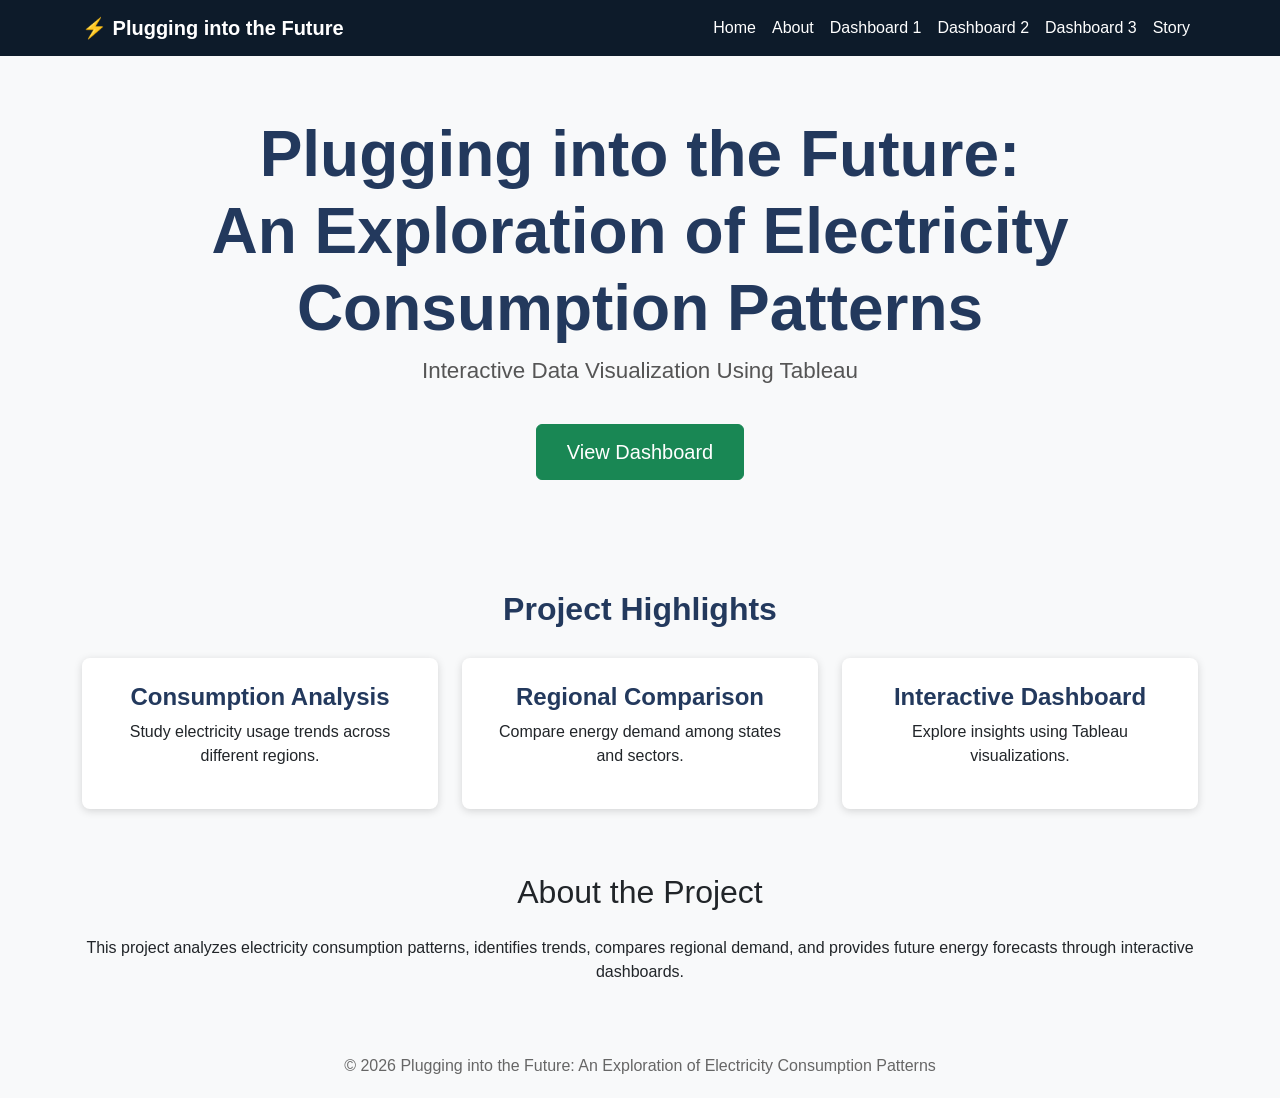
<file: templates/index.html>
<!DOCTYPE html>
<html lang="en">
<head>
<meta charset="UTF-8">
<meta name="viewport" content="width=device-width, initial-scale=1.0">
<title>Plugging into the Future</title>

<link href="https://cdn.jsdelivr.net/npm/bootstrap@5.3.3/dist/css/bootstrap.min.css" rel="stylesheet">

<style>

body{
    font-family: Arial, sans-serif;
    background:#f8f9fa;
}

/* Navbar */
.navbar{
    background:#0d1b2a;
}

.navbar-brand{
    color:white !important;
    font-weight:bold;
}

.nav-link{
    color:white !important;
}

.nav-link:hover{
    color:#ffc107 !important;
}

/* Hero */
.hero{
    text-align:center;
    padding:60px 20px;
}

.hero h1{
    font-size:4rem;
    font-weight:700;
    color:#23395d;
}

.hero p{
    font-size:1.4rem;
    color:#555;
}

.dashboard-btn{
    margin-top:20px;
    padding:12px 30px;
    font-size:20px;
}

/* Highlights */
.section-title{
    text-align:center;
    margin-top:50px;
    margin-bottom:30px;
    color:#23395d;
    font-weight:bold;
}

.highlight-card{
    background:white;
    border-radius:8px;
    box-shadow:0 2px 8px rgba(0,0,0,0.15);
    padding:25px;
    text-align:center;
    transition:0.3s;
}

.highlight-card:hover{
    transform:translateY(-5px);
}

.highlight-card h4{
    color:#23395d;
    font-weight:bold;
}

footer{
    margin-top:50px;
    padding:20px;
    text-align:center;
    color:#666;
}

</style>
</head>

<body>

<!-- Navbar -->
<nav class="navbar navbar-expand-lg navbar-dark">
<div class="container">

<a class="navbar-brand" href="#">
⚡ Plugging into the Future
</a>

<button class="navbar-toggler"
        type="button"
        data-bs-toggle="collapse"
        data-bs-target="#navMenu">
<span class="navbar-toggler-icon"></span>
</button>

<div class="collapse navbar-collapse" id="navMenu">

<ul class="navbar-nav ms-auto">

<li class="nav-item">
<a class="nav-link" href="">Home</a>
</li>

<li class="nav-item">
<a class="nav-link" href="/about">About</a>
</li>

<li class="nav-item">
<a class="nav-link" href="/dashboard01">Dashboard 1</a>
</li>

<li class="nav-item">
<a class="nav-link" href="/dashboard02">Dashboard 2</a>
</li>

<li class="nav-item">
<a class="nav-link" href="/dashboard03">Dashboard 3</a>
</li>

<li class="nav-item">
<a class="nav-link" href="/story">Story</a>
</li>

</ul>

</div>

</div>
</nav>

<!-- Hero Section -->
<section class="hero">

<div class="container">

<h1>
Plugging into the Future:<br>
An Exploration of Electricity Consumption Patterns
</h1>

<p>
Interactive Data Visualization Using Tableau
</p>

<a href="/dashboard01"
   class="btn btn-success dashboard-btn">
View Dashboard
</a>

</div>

</section>

<!-- Highlights -->
<div class="container">

<h2 class="section-title">
Project Highlights
</h2>

<div class="row">

<div class="col-md-4 mb-3">
<div class="highlight-card">
<h4>Consumption Analysis</h4>
<p>
Study electricity usage trends across different regions.
</p>
</div>
</div>

<div class="col-md-4 mb-3">
<div class="highlight-card">
<h4>Regional Comparison</h4>
<p>
Compare energy demand among states and sectors.
</p>
</div>
</div>

<div class="col-md-4 mb-3">
<div class="highlight-card">
<h4>Interactive Dashboard</h4>
<p>
Explore insights using Tableau visualizations.
</p>
</div>
</div>

</div>

</div>

<!-- About -->
<section id="about" class="container mt-5">

<h2 class="text-center mb-4">
About the Project
</h2>

<p class="text-center">
This project analyzes electricity consumption patterns,
identifies trends, compares regional demand, and provides
future energy forecasts through interactive dashboards.
</p>

</section>

<footer>
© 2026 Plugging into the Future: An Exploration of Electricity Consumption Patterns
</footer>

<script src="https://cdn.jsdelivr.net/npm/bootstrap@5.3.3/dist/js/bootstrap.bundle.min.js"></script>

</body>
</html>
</file>
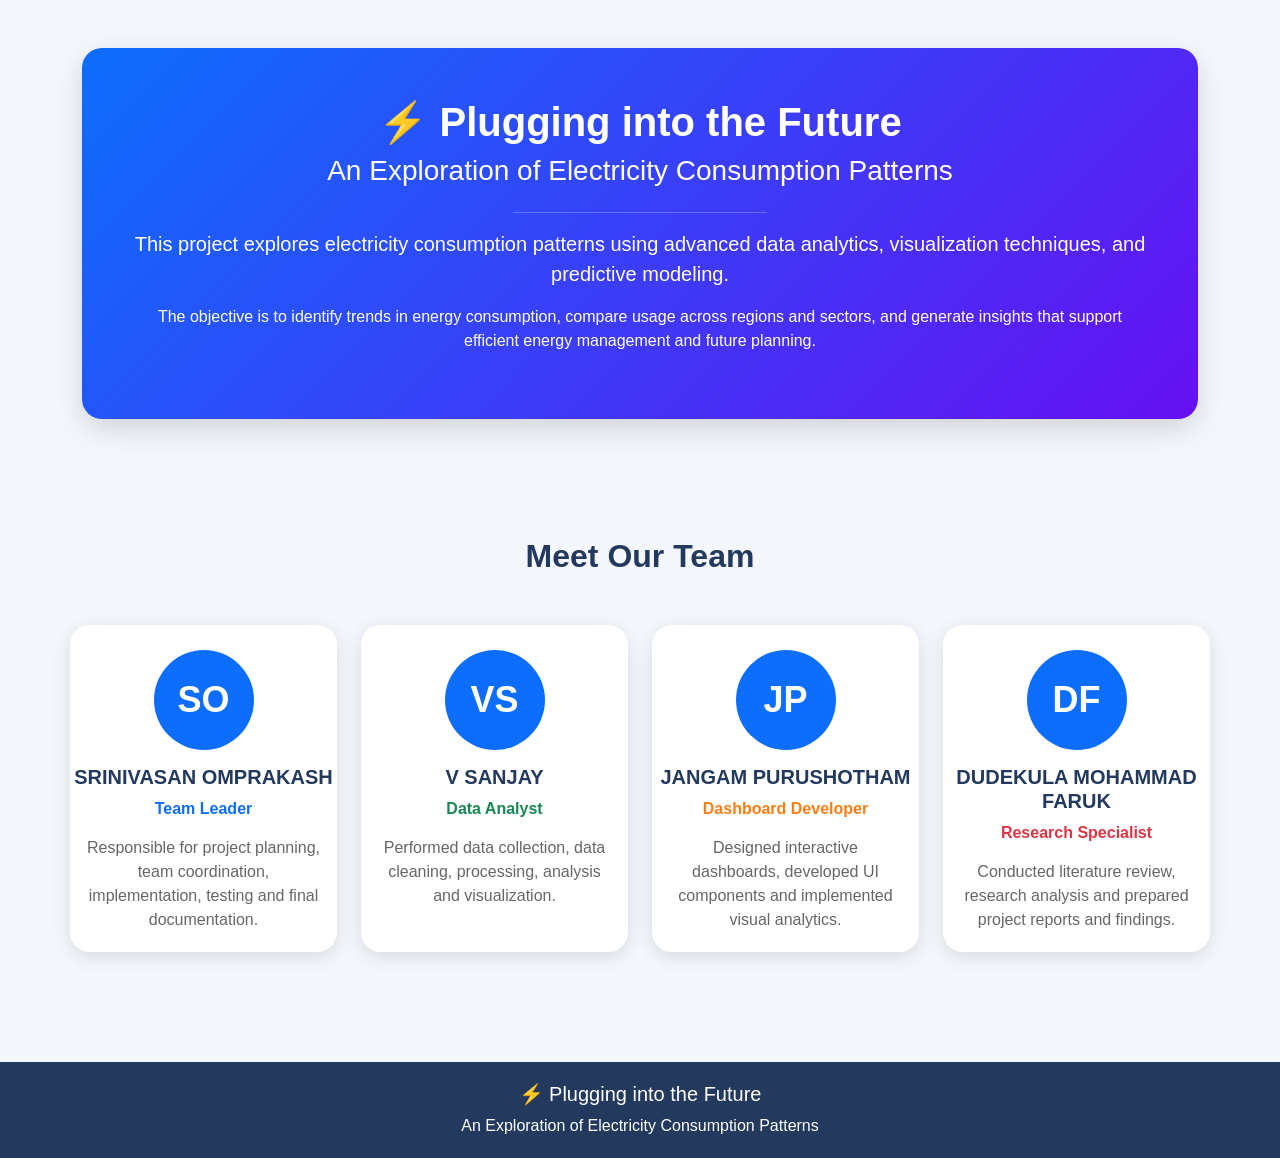
<file: templates/about.html>
<!DOCTYPE html>
<html lang="en">
<head>
<meta charset="UTF-8">
<meta name="viewport" content="width=device-width, initial-scale=1.0">

<title>About Project</title>

<link href="https://cdn.jsdelivr.net/npm/bootstrap@5.3.3/dist/css/bootstrap.min.css" rel="stylesheet">

<style>

body{
    background:#f4f7fc;
    font-family:'Segoe UI',sans-serif;
}

/* Project Overview */
.overview-box{
    background:linear-gradient(135deg,#0d6efd,#6610f2);
    color:white;
    border-radius:20px;
    padding:50px;
    box-shadow:0 10px 30px rgba(0,0,0,0.15);
}

/* Team Section */
.team-section{
    padding:70px 0;
}

.team-title{
    text-align:center;
    font-weight:bold;
    color:#23395d;
    margin-bottom:50px;
}

.team-card{
    background:white;
    border:none;
    border-radius:20px;
    overflow:hidden;
    box-shadow:0 5px 20px rgba(0,0,0,0.12);
    transition:all 0.3s ease;
    text-align:center;
    height:100%;
}

.team-card:hover{
    transform:translateY(-10px);
    box-shadow:0 12px 25px rgba(0,0,0,0.18);
}

.profile-circle{
    width:100px;
    height:100px;
    background:#0d6efd;
    color:white;
    border-radius:50%;
    display:flex;
    align-items:center;
    justify-content:center;
    font-size:36px;
    font-weight:bold;
    margin:25px auto 15px;
}

.team-card h5{
    font-weight:bold;
    color:#23395d;
}

.role{
    font-weight:bold;
    margin-bottom:15px;
}

.leader{
    color:#0d6efd;
}

.analyst{
    color:#198754;
}

.developer{
    color:#fd7e14;
}

.researcher{
    color:#dc3545;
}

.card-text{
    color:#666;
    padding:0 15px 20px;
}

/* Footer */
.footer{
    background:#23395d;
    color:white;
    text-align:center;
    padding:20px;
    margin-top:40px;
}

</style>

</head>

<body>

<!-- Project Overview -->
<section class="container py-5">

<div class="overview-box text-center">

<h1 class="fw-bold">
⚡ Plugging into the Future
</h1>

<h3 class="mb-4">
An Exploration of Electricity Consumption Patterns
</h3>

<hr class="w-25 mx-auto">

<p class="lead">
This project explores electricity consumption patterns using
advanced data analytics, visualization techniques, and
predictive modeling.
</p>

<p>
The objective is to identify trends in energy consumption,
compare usage across regions and sectors, and generate
insights that support efficient energy management and
future planning.
</p>

</div>

</section>

<!-- Team Section -->
<section class="container team-section">

<h2 class="team-title">
Meet Our Team
</h2>

<div class="row g-4">

<!-- Team Member 1 -->
<div class="col-lg-3 col-md-6">
<div class="team-card">

<div class="profile-circle">
SO
</div>

<div class="card-body">

<h5>SRINIVASAN OMPRAKASH</h5>

<p class="role leader">
Team Leader
</p>

<p class="card-text">
Responsible for project planning,
team coordination, implementation,
testing and final documentation.
</p>

</div>
</div>
</div>

<!-- Team Member 2 -->
<div class="col-lg-3 col-md-6">
<div class="team-card">

<div class="profile-circle">
VS
</div>

<div class="card-body">

<h5>V SANJAY</h5>

<p class="role analyst">
Data Analyst
</p>

<p class="card-text">
Performed data collection,
data cleaning, processing,
analysis and visualization.
</p>

</div>
</div>
</div>

<!-- Team Member 3 -->
<div class="col-lg-3 col-md-6">
<div class="team-card">

<div class="profile-circle">
JP
</div>

<div class="card-body">

<h5>JANGAM PURUSHOTHAM</h5>

<p class="role developer">
Dashboard Developer
</p>

<p class="card-text">
Designed interactive dashboards,
developed UI components and
implemented visual analytics.
</p>

</div>
</div>
</div>

<!-- Team Member 4 -->
<div class="col-lg-3 col-md-6">
<div class="team-card">

<div class="profile-circle">
DF
</div>

<div class="card-body">

<h5>DUDEKULA MOHAMMAD FARUK</h5>

<p class="role researcher">
Research Specialist
</p>

<p class="card-text">
Conducted literature review,
research analysis and prepared
project reports and findings.
</p>

</div>
</div>
</div>

</div>

</section>

<!-- Footer -->
<div class="footer">
<h5>⚡ Plugging into the Future</h5>
<p class="mb-0">
An Exploration of Electricity Consumption Patterns
</p>
</div>

</body>
</html>
</file>
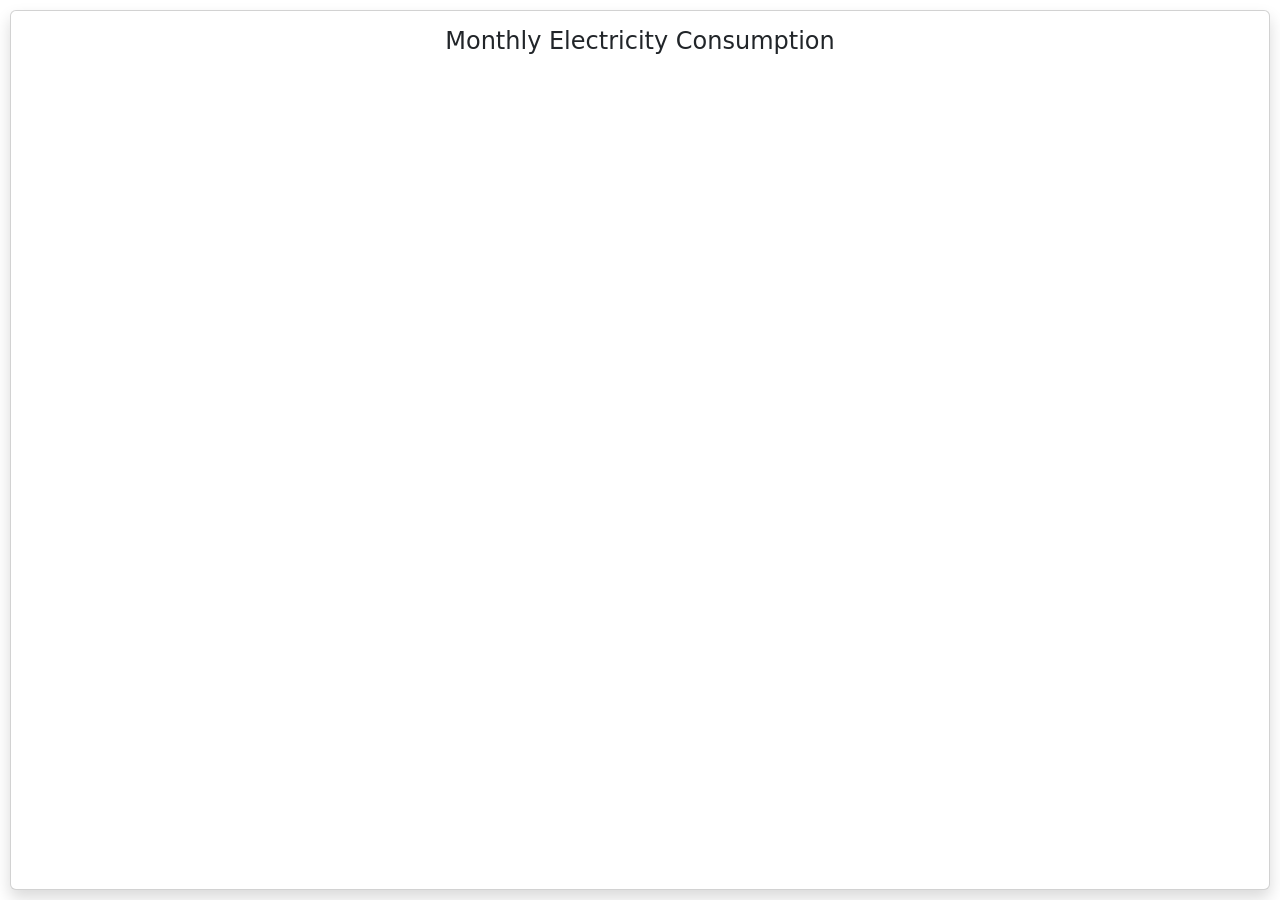
<file: templates/dashboard01.html>
<!DOCTYPE html>
<html lang="en">
<head>
<meta charset="UTF-8">
<meta name="viewport" content="width=device-width, initial-scale=1.0">
<title>Dashboard 01</title>

<link href="https://cdn.jsdelivr.net/npm/bootstrap@5.3.3/dist/css/bootstrap.min.css" rel="stylesheet">

<style>
html, body {
    height: 100%;
    margin: 0;
    overflow: hidden; /* Prevent page scrolling */
}

.container-fluid {
    height: 100vh;
    padding: 10px;
}

.card {
    height: calc(100vh - 20px);
}

.card-body {
    height: 100%;
    display: flex;
    flex-direction: column;
}

.tableauPlaceholder {
    flex: 1;
    width: 100%;
}
</style>
</head>

<body>

<div class="container-fluid">

    <div class="card shadow h-100">
        <div class="card-body">

            <h4 class="text-center mb-3">
                Monthly Electricity Consumption
            </h4>

            <div class="tableauPlaceholder"
                 id="viz1781513166776"
                 style="position:relative;">

                <noscript>
                    <a href="#">
                        <img alt="Dashboard"
                             src="https://public.tableau.com/static/images/8F/8FXG62QGR/1_rss.png"
                             style="border:none;width:100%;">
                    </a>
                </noscript>

                <object class="tableauViz" style="display:none;">
                    <param name="host_url" value="https%3A%2F%2Fpublic.tableau.com%2F"/>
                    <param name="embed_code_version" value="3"/>
                    <param name="path" value="shared/8FXG62QGR"/>
                    <param name="toolbar" value="yes"/>
                    <param name="static_image"
                           value="https://public.tableau.com/static/images/8F/8FXG62QGR/1.png"/>
                    <param name="animate_transition" value="yes"/>
                    <param name="display_static_image" value="yes"/>
                    <param name="display_spinner" value="yes"/>
                    <param name="display_overlay" value="yes"/>
                    <param name="display_count" value="yes"/>
                    <param name="language" value="en-US"/>
                    <param name="filter" value="publish=yes"/>
                </object>

            </div>

        </div>
    </div>

</div>

<script>
var divElement = document.getElementById('viz1781513166776');
var vizElement = divElement.getElementsByTagName('object')[0];

vizElement.style.width = '100%';
vizElement.style.height = '100%';

var scriptElement = document.createElement('script');
scriptElement.src = 'https://public.tableau.com/javascripts/api/viz_v1.js';
vizElement.parentNode.insertBefore(scriptElement, vizElement);
</script>

</body>
</html>
</file>
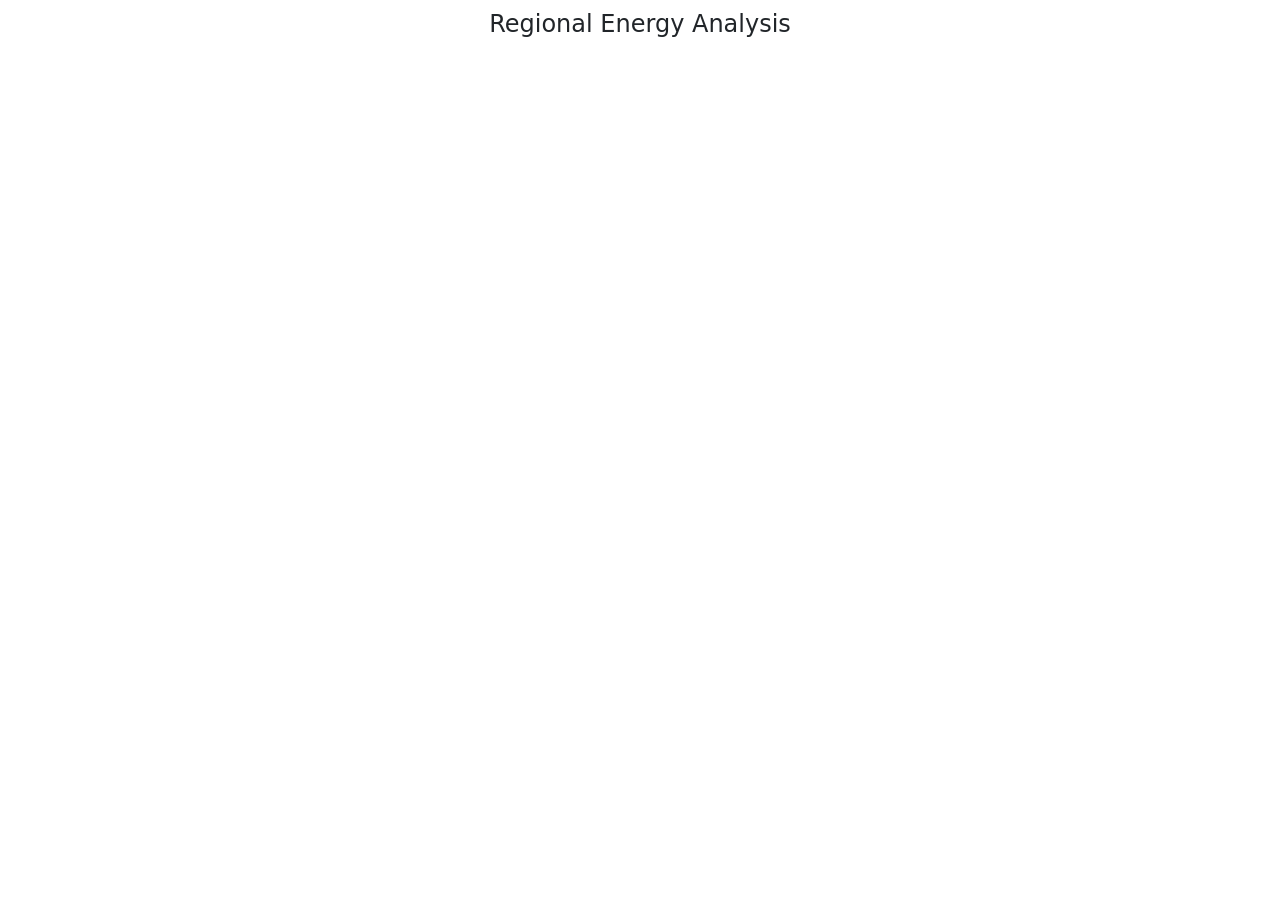
<file: templates/dashboard02.html>
<!DOCTYPE html>
<html lang="en">
<head>
<meta charset="UTF-8">
<meta name="viewport" content="width=device-width, initial-scale=1.0">
<title>Dashboard 02</title>

<link href="https://cdn.jsdelivr.net/npm/bootstrap@5.3.3/dist/css/bootstrap.min.css" rel="stylesheet">

<style>
*{
    margin:0;
    padding:0;
    box-sizing:border-box;
}

html,
body{
    width:100%;
    height:100%;
    overflow:hidden;
}

.container-fluid{
    width:100vw;
    height:100vh;
    padding:0;
    margin:0;
}

.card{
    width:100%;
    height:100%;
    border:none;
    border-radius:0;
}

.card-body{
    height:100%;
    display:flex;
    flex-direction:column;
    padding:10px;
    overflow:hidden;
}

.dashboard-title{
    text-align:center;
    margin-bottom:10px;
    flex-shrink:0;
}

.tableauPlaceholder{
    flex:1;
    width:100%;
    overflow:hidden;
    position:relative;
}
</style>
</head>

<body>

<div class="container-fluid">

    <div class="card shadow">

        <div class="card-body">

            <h4 class="dashboard-title">
                Regional Energy Analysis
            </h4>

            <div class="tableauPlaceholder"
                 id="viz1781513341115">

                <noscript>
                    <a href="#">
                        <img alt="Dashboard 2"
                             src="https://public.tableau.com/static/images/R4/R4NS6ZMPM/1_rss.png"
                             style="border:none;width:100%;">
                    </a>
                </noscript>

                <object class="tableauViz" style="display:none;">

                    <param name="host_url"
                           value="https%3A%2F%2Fpublic.tableau.com%2F" />

                    <param name="embed_code_version"
                           value="3" />

                    <param name="path"
                           value="shared/R4NS6ZMPM" />

                    <param name="toolbar"
                           value="yes" />

                    <param name="static_image"
                           value="https://public.tableau.com/static/images/R4/R4NS6ZMPM/1.png" />

                    <param name="animate_transition"
                           value="yes" />

                    <param name="display_static_image"
                           value="yes" />

                    <param name="display_spinner"
                           value="yes" />

                    <param name="display_overlay"
                           value="yes" />

                    <param name="display_count"
                           value="yes" />

                    <param name="language"
                           value="en-US" />

                    <param name="filter"
                           value="publish=yes" />

                </object>

            </div>

        </div>

    </div>

</div>

<script type="text/javascript">

var divElement = document.getElementById('viz1781513341115');
var vizElement = divElement.getElementsByTagName('object')[0];

vizElement.style.width = '100%';
vizElement.style.height = '100%';

var scriptElement = document.createElement('script');
scriptElement.src = 'https://public.tableau.com/javascripts/api/viz_v1.js';

vizElement.parentNode.insertBefore(
    scriptElement,
    vizElement
);

</script>

</body>
</html>
</file>
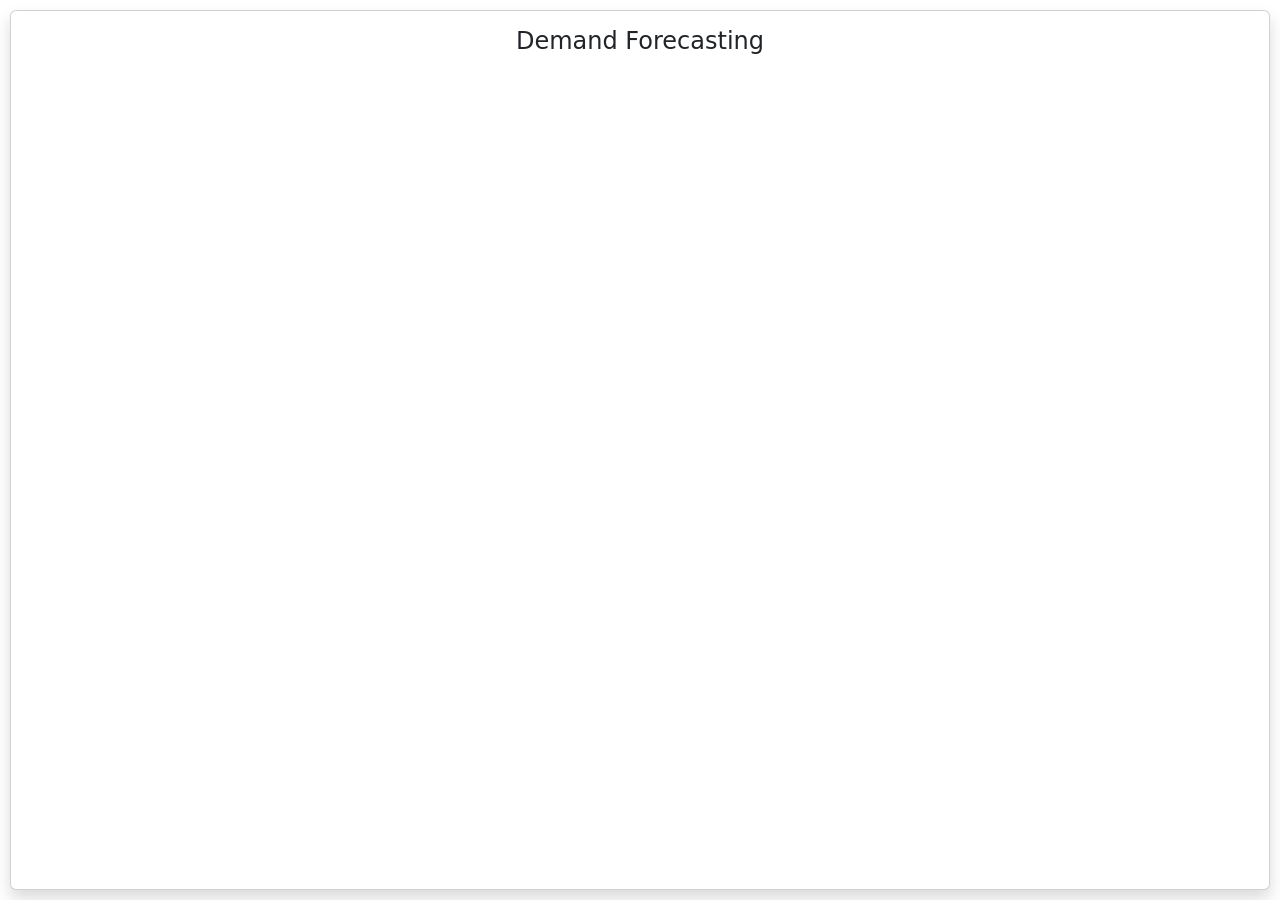
<file: templates/dashboard03.html>
<!DOCTYPE html>
<html lang="en">
<head>
<meta charset="UTF-8">
<meta name="viewport" content="width=device-width, initial-scale=1.0">
<title>Dashboard 03</title>

<link href="https://cdn.jsdelivr.net/npm/bootstrap@5.3.3/dist/css/bootstrap.min.css" rel="stylesheet">

<style>
html, body {
    height: 100%;
    margin: 0;
    overflow: hidden;
}

.container-fluid {
    height: 100vh;
    padding: 10px;
}

.card {
    height: calc(100vh - 20px);
}

.card-body {
    height: 100%;
    display: flex;
    flex-direction: column;
}

.tableauPlaceholder {
    flex: 1;
    width: 100%;
}
</style>
</head>

<body>

<div class="container-fluid">

    <div class="card shadow h-100">
        <div class="card-body">

            <h4 class="text-center mb-3">
                Demand Forecasting
            </h4>

            <div class="tableauPlaceholder"
                 id="viz1781513469591"
                 style="position:relative;">

                <noscript>
                    <a href="#">
                        <img alt="Dashboard 03"
                             src="https://public.tableau.com/static/images/Pl/PluggingintotheFutureAnExplorationofElectricityConsumptionPatternsDashboard-3/PluggingintotheFutureAnExplorationofElectricityConsumptionPatterns-Dashboard3/1_rss.png"
                             style="border:none;width:100%;">
                    </a>
                </noscript>

                <object class="tableauViz" style="display:none;">

                    <param name="host_url"
                           value="https%3A%2F%2Fpublic.tableau.com%2F" />

                    <param name="embed_code_version"
                           value="3" />

                    <param name="site_root"
                           value="" />

                    <param name="name"
                           value="PluggingintotheFutureAnExplorationofElectricityConsumptionPatternsDashboard-3/PluggingintotheFutureAnExplorationofElectricityConsumptionPatterns-Dashboard3" />

                    <param name="tabs"
                           value="no" />

                    <param name="toolbar"
                           value="yes" />

                    <param name="static_image"
                           value="https://public.tableau.com/static/images/Pl/PluggingintotheFutureAnExplorationofElectricityConsumptionPatternsDashboard-3/PluggingintotheFutureAnExplorationofElectricityConsumptionPatterns-Dashboard3/1.png" />

                    <param name="animate_transition"
                           value="yes" />

                    <param name="display_static_image"
                           value="yes" />

                    <param name="display_spinner"
                           value="yes" />

                    <param name="display_overlay"
                           value="yes" />

                    <param name="display_count"
                           value="yes" />

                    <param name="language"
                           value="en-US" />

                    <param name="filter"
                           value="publish=yes" />

                </object>

            </div>

        </div>
    </div>

</div>

<script>

var divElement = document.getElementById('viz1781513469591');
var vizElement = divElement.getElementsByTagName('object')[0];

vizElement.style.width = '100%';
vizElement.style.height = '100%';

var scriptElement = document.createElement('script');
scriptElement.src = 'https://public.tableau.com/javascripts/api/viz_v1.js';

vizElement.parentNode.insertBefore(
    scriptElement,
    vizElement
);

</script>

</body>
</html>
</file>
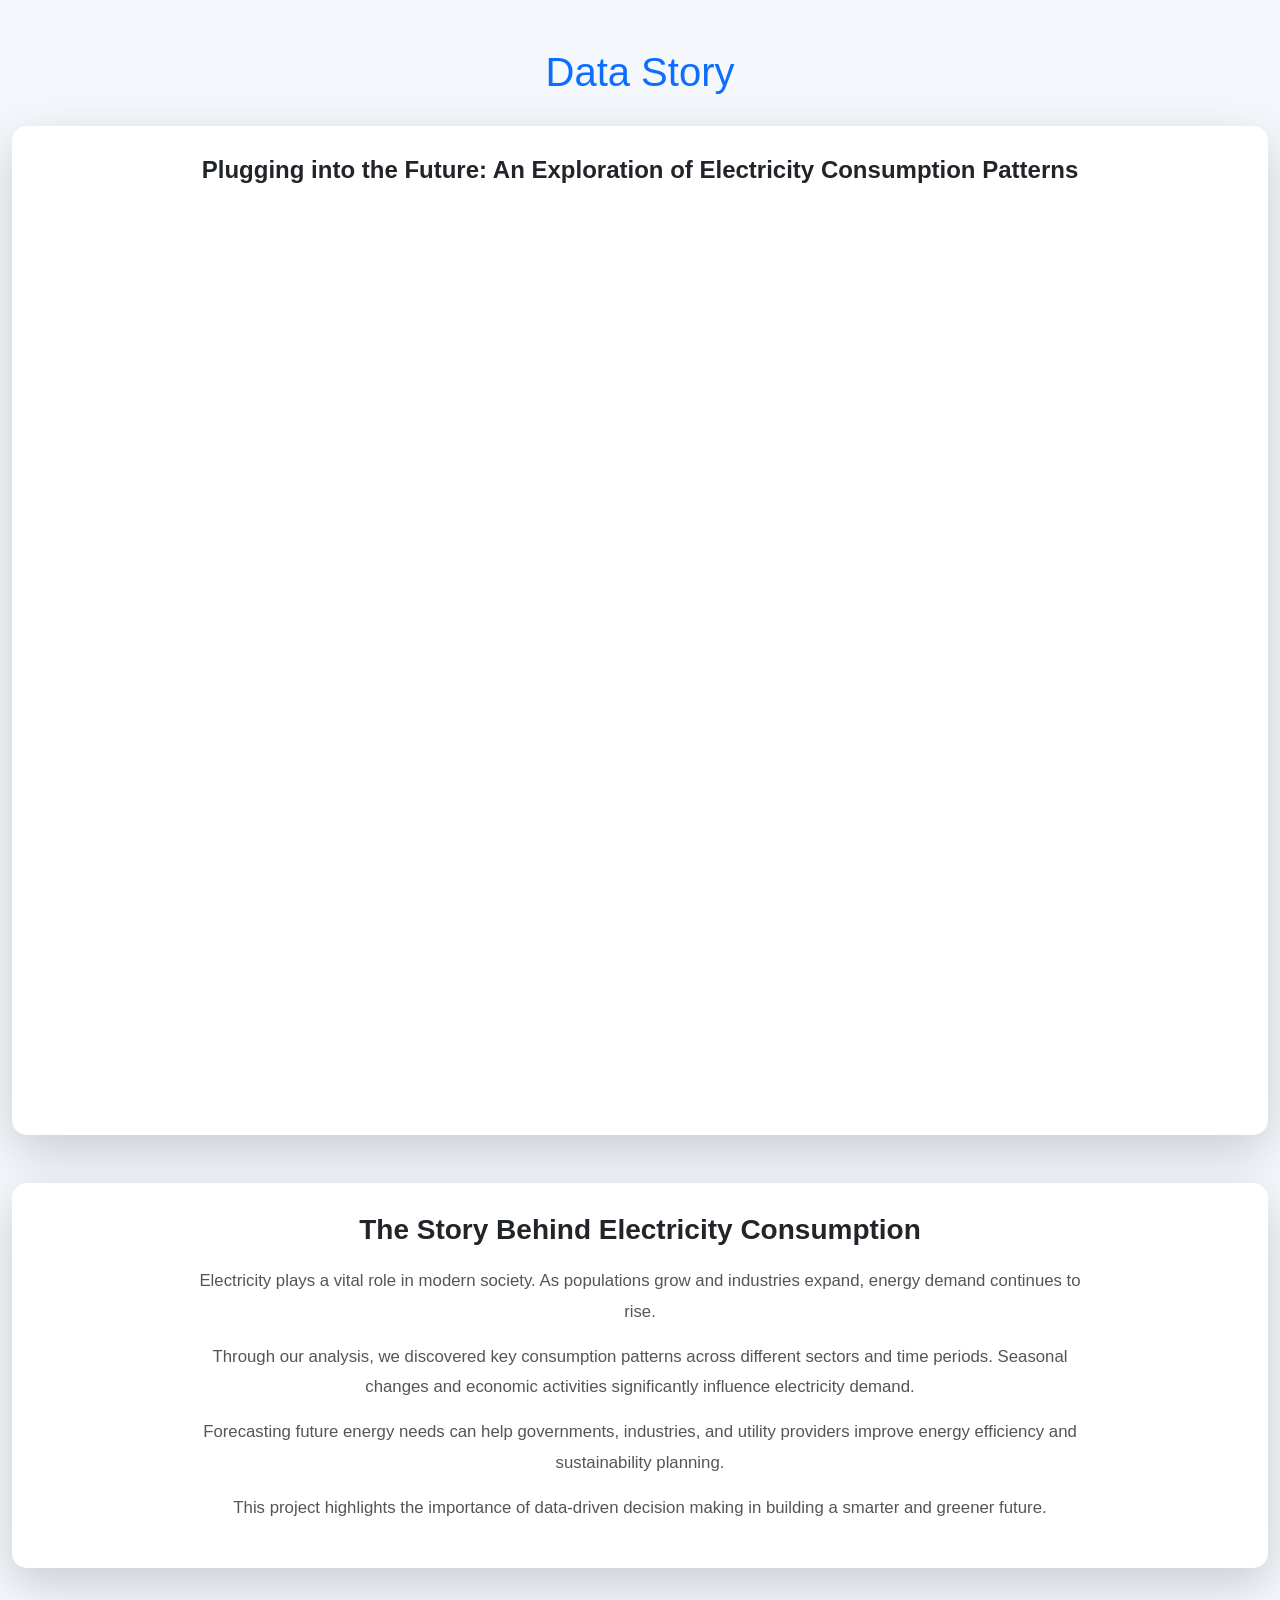
<file: templates/story.html>
<!DOCTYPE html>
<html lang="en">
<head>
    <meta charset="UTF-8">
    <meta name="viewport" content="width=device-width, initial-scale=1.0">
    <title>Data Story</title>

    <!-- Bootstrap CSS -->
    <link href="https://cdn.jsdelivr.net/npm/bootstrap@5.3.3/dist/css/bootstrap.min.css" rel="stylesheet">

    <style>
        body {
            background: #f4f7fc;
            font-family: Arial, sans-serif;
        }

        .container {
            max-width: 1400px;
        }

        h1 {
            text-align: center;
            color: #0d6efd;
            font-weight: bold;
            margin-bottom: 30px;
        }

        .card {
            border: none;
            border-radius: 15px;
            overflow: hidden;
        }

        .card-body {
            text-align: center;
            padding: 30px;
        }

        h3, h4 {
            font-weight: 600;
            margin-bottom: 20px;
        }

        p {
            max-width: 900px;
            margin: 0 auto 15px;
            line-height: 1.8;
            color: #555;
            font-size: 1.05rem;
        }

        .tableauPlaceholder {
            width: 100%;
            margin: auto;
            display: flex;
            justify-content: center;
            align-items: center;
        }

        .story-section {
            background: #fff;
            border-radius: 15px;
        }

        @media (max-width: 768px) {
            .tableauPlaceholder {
                height: 80vh !important;
            }

            h1 {
                font-size: 2rem;
            }

            h3, h4 {
                font-size: 1.4rem;
            }
        }
    </style>
</head>

<body>

<div class="container py-5">

    <h1 class="display-6">Data Story</h1>

    <!-- Tableau Story -->
    <div class="card shadow-lg mb-5">
        <div class="card-body">

            <h4>
                Plugging into the Future: An Exploration of Electricity Consumption Patterns
            </h4>

            <div class='tableauPlaceholder'
                 id='viz1781513605935'
                 style='position:relative;width:100%;height:100vh;'>

                <noscript>
                    <a href='#'>
                        <img alt='Electricity Consumption Story'
                             src='https://public.tableau.com/static/images/Pl/PluggingintotheFutureAnExplorationofElectricityConsumptionPatternsStory/Story1/1_rss.png'
                             style='border:none'>
                    </a>
                </noscript>

                <object class='tableauViz' style='display:none;'>

                    <param name='host_url'
                           value='https%3A%2F%2Fpublic.tableau.com%2F' />

                    <param name='embed_code_version'
                           value='3' />

                    <param name='site_root'
                           value='' />

                    <param name='name'
                           value='PluggingintotheFutureAnExplorationofElectricityConsumptionPatternsStory/Story1' />

                    <param name='tabs'
                           value='no' />

                    <param name='toolbar'
                           value='yes' />

                    <param name='static_image'
                           value='https://public.tableau.com/static/images/Pl/PluggingintotheFutureAnExplorationofElectricityConsumptionPatternsStory/Story1/1.png' />

                    <param name='animate_transition'
                           value='yes' />

                    <param name='display_static_image'
                           value='yes' />

                    <param name='display_spinner'
                           value='yes' />

                    <param name='display_overlay'
                           value='yes' />

                    <param name='display_count'
                           value='yes' />

                    <param name='language'
                           value='en-US' />

                    <param name='filter'
                           value='publish=yes' />

                </object>

            </div>

        </div>
    </div>

    <!-- Story Explanation -->
    <div class="card shadow-lg story-section">
        <div class="card-body">

            <h3>The Story Behind Electricity Consumption</h3>

            <p>
                Electricity plays a vital role in modern society.
                As populations grow and industries expand, energy demand
                continues to rise.
            </p>

            <p>
                Through our analysis, we discovered key consumption
                patterns across different sectors and time periods.
                Seasonal changes and economic activities significantly
                influence electricity demand.
            </p>

            <p>
                Forecasting future energy needs can help governments,
                industries, and utility providers improve energy
                efficiency and sustainability planning.
            </p>

            <p>
                This project highlights the importance of data-driven
                decision making in building a smarter and greener future.
            </p>

        </div>
    </div>

</div>

<!-- Tableau Script -->
<script type='text/javascript'>

var divElement =
document.getElementById('viz1781513605935');

var vizElement =
divElement.getElementsByTagName('object')[0];

vizElement.style.width = '100%';
vizElement.style.height = '100vh';

var scriptElement =
document.createElement('script');

scriptElement.src =
'https://public.tableau.com/javascripts/api/viz_v1.js';

vizElement.parentNode.insertBefore(
scriptElement,
vizElement
);

</script>

</body>
</html>
</file>
